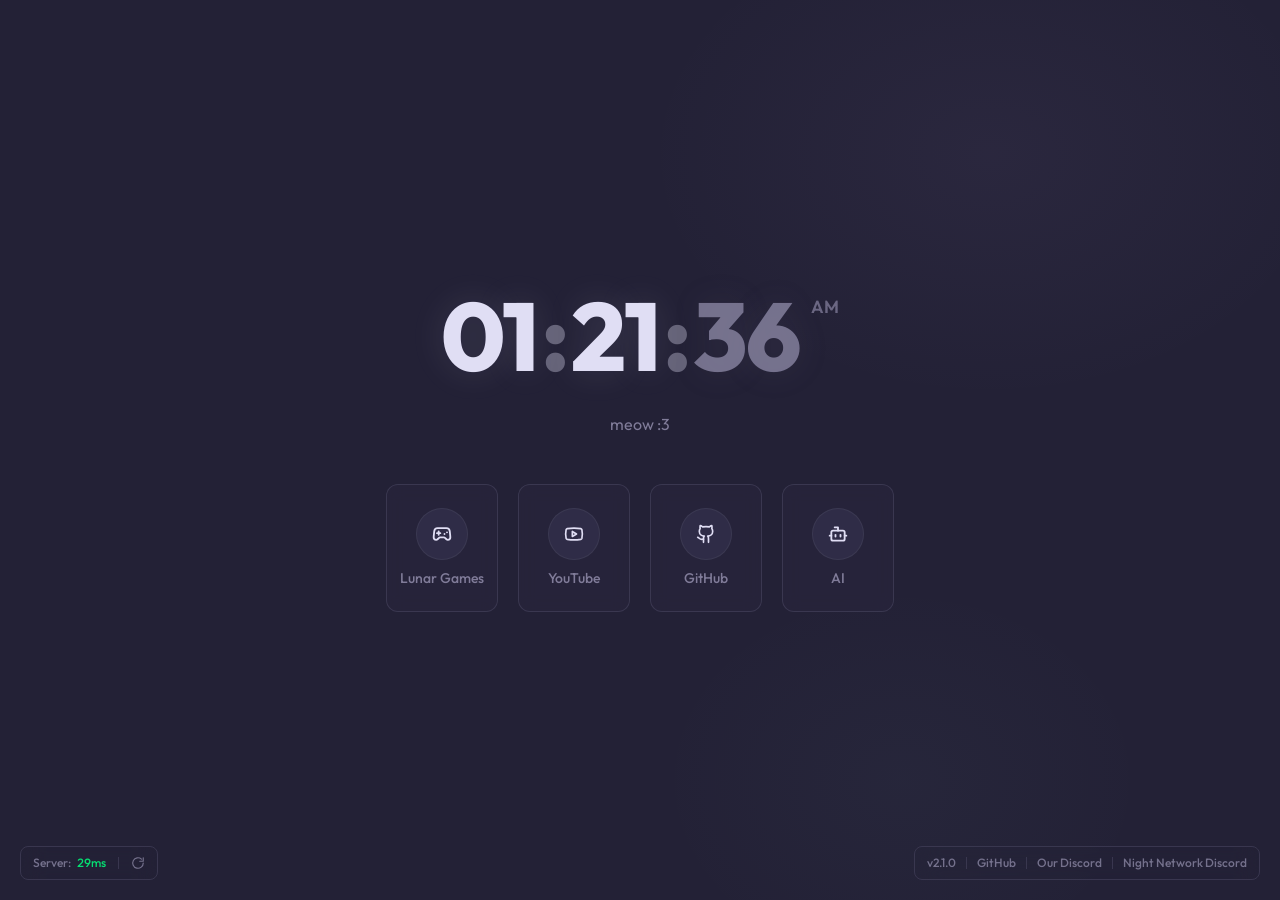
<file: new.html>
<!DOCTYPE html><html lang="en" data-astro-cid-h4ugnbzq> <head><meta charset="UTF-8"><title>New Tab</title><meta name="viewport" content="width=device-width, initial-scale=1"><meta name="generator" content="Astro v6.1.1"><link rel="stylesheet" href="./_astro/main.CuGSg2P9.css">
<style>.shortcut-card[data-astro-cid-a2zmohh6]{transition:all .3s}.shortcut-card[data-astro-cid-a2zmohh6]:hover{opacity:.9}@keyframes drift1{0%{transform:translate(-55%) translateY(0)}to{transform:translate(-45%) translateY(30px)}}@keyframes drift2{0%{transform:translateY(0)}to{transform:translateY(-25px)}}
</style><script type="module" src="./_astro/page.DRdgb3HH.js"></script></head> <body class="font-linux bg-background text-text-header relative flex h-screen w-screen flex-col items-center justify-center overflow-hidden" data-astro-cid-h4ugnbzq> <div class="pointer-events-none absolute inset-0 z-0 overflow-hidden" data-astro-cid-h4ugnbzq> <div class="absolute -top-24 left-1/2 h-[500px] w-[700px] rounded-full opacity-[0.13]" style="background: radial-gradient(ellipse, rgba(var(--accent-rgb), 0.35) 0%, transparent 70%); animation: drift1 12s ease-in-out infinite alternate;" data-astro-cid-h4ugnbzq></div> <div class="absolute right-[10%] -bottom-20 h-[400px] w-[500px] opacity-[0.08]" style="background: radial-gradient(ellipse, rgba(156, 207, 216, 0.35) 0%, transparent 70%); animation: drift2 15s ease-in-out infinite alternate;" data-astro-cid-h4ugnbzq></div> </div> <div class="relative z-10 flex flex-col items-center space-y-7" data-astro-cid-h4ugnbzq> <div id="clock" class="flex items-baseline space-x-1 select-none" data-astro-cid-h4ugnbzq> <span id="hours" class="text-[clamp(2.75rem,9vw,6rem)] leading-none font-extrabold tracking-tight text-text-header" style="text-shadow: 0 0 35px rgba(224, 222, 244, 0.12);" data-astro-cid-h4ugnbzq>12</span> <span class="text-[clamp(2.75rem,9vw,6rem)] leading-none font-extrabold tracking-tight opacity-35" data-astro-cid-h4ugnbzq>:</span> <span id="minutes" class="text-[clamp(2.75rem,9vw,6rem)] leading-none font-extrabold tracking-tight text-text-header" style="text-shadow: 0 0 35px rgba(224, 222, 244, 0.12);" data-astro-cid-h4ugnbzq>59</span> <span class="text-[clamp(2.75rem,9vw,6rem)] leading-none font-extrabold tracking-tight opacity-35" data-astro-cid-h4ugnbzq>:</span> <span id="seconds" class="text-[clamp(2.75rem,9vw,6rem)] leading-none font-extrabold tracking-tight text-text-secondary/75" style="text-shadow: 0 0 35px rgba(144, 140, 170, 0.1);" data-astro-cid-h4ugnbzq>48</span> <span id="ampm" class="text-text-secondary/65 mt-1.5 ml-2 self-start text-[clamp(0.75rem,2.2vw,1.1rem)] font-semibold" data-astro-cid-h4ugnbzq>AM</span> </div> <div class="max-w-lg px-6 text-center" data-astro-cid-h4ugnbzq> <span class="text-text-secondary/85 text-base font-normal" data-astro-cid-h4ugnbzq> meow :3 </span> </div> </div> <div class="relative mt-12 flex w-full max-w-4xl flex-row items-center justify-center gap-5 px-3" data-astro-cid-a2zmohh6> <a data-short="/gkm" class="shortcut-card group relative flex h-32 w-28 cursor-pointer flex-col items-center justify-center space-y-2 rounded-xl border border-border-default/70 bg-background-overlay/50 p-3 backdrop-blur-sm transition-all duration-300 hover:-translate-y-0.5" data-astro-cid-a2zmohh6> <div class="flex h-13 w-13 items-center justify-center rounded-full border border-border-default/60 bg-background-disabled/55 transition-colors" data-astro-cid-a2zmohh6> <i data-lucide="gamepad-2" style="color: var(--text-header);" class="h-5 w-5 transition-colors" data-astro-cid-a2zmohh6></i> </div> <p class="text-text-secondary/85 group-hover:text-text-header text-center text-sm font-medium transition-colors" data-astro-cid-a2zmohh6> Lunar Games </p> </a><a data-short="https://youtube.com" class="shortcut-card group relative flex h-32 w-28 cursor-pointer flex-col items-center justify-center space-y-2 rounded-xl border border-border-default/70 bg-background-overlay/50 p-3 backdrop-blur-sm transition-all duration-300 hover:-translate-y-0.5" data-astro-cid-a2zmohh6> <div class="flex h-13 w-13 items-center justify-center rounded-full border border-border-default/60 bg-background-disabled/55 transition-colors" data-astro-cid-a2zmohh6> <svg xmlns="http://www.w3.org/2000/svg" width="24" height="24" viewBox="0 0 24 24" fill="none" stroke="currentColor" stroke-width="2" stroke-linecap="round" stroke-linejoin="round" style="color: var(--text-header)" class="h-5 w-5 transition-colors"><path d="M2.5 17a24.12 24.12 0 0 1 0-10 2 2 0 0 1 1.4-1.4 49.56 49.56 0 0 1 16.2 0A2 2 0 0 1 21.5 7a24.12 24.12 0 0 1 0 10 2 2 0 0 1-1.4 1.4 49.55 49.55 0 0 1-16.2 0A2 2 0 0 1 2.5 17"></path><path d="m10 15 5-3-5-3z"></path></svg> </div> <p class="text-text-secondary/85 group-hover:text-text-header text-center text-sm font-medium transition-colors" data-astro-cid-a2zmohh6> YouTube </p> </a><a data-short="https://github.com" class="shortcut-card group relative flex h-32 w-28 cursor-pointer flex-col items-center justify-center space-y-2 rounded-xl border border-border-default/70 bg-background-overlay/50 p-3 backdrop-blur-sm transition-all duration-300 hover:-translate-y-0.5" data-astro-cid-a2zmohh6> <div class="flex h-13 w-13 items-center justify-center rounded-full border border-border-default/60 bg-background-disabled/55 transition-colors" data-astro-cid-a2zmohh6> <svg xmlns="http://www.w3.org/2000/svg" width="24" height="24" viewBox="0 0 24 24" fill="none" stroke="currentColor" stroke-width="2" stroke-linecap="round" stroke-linejoin="round" style="color: var(--text-header)" class="h-5 w-5 transition-colors"><path d="M15 22v-4a4.8 4.8 0 0 0-1-3.5c3 0 6-2 6-5.5.08-1.25-.27-2.48-1-3.5.28-1.15.28-2.35 0-3.5 0 0-1 0-3 1.5-2.64-.5-5.36-.5-8 0C6 2 5 2 5 2c-.3 1.15-.3 2.35 0 3.5A5.403 5.403 0 0 0 4 9c0 3.5 3 5.5 6 5.5-.39.49-.68 1.05-.85 1.65-.17.6-.22 1.23-.15 1.85v4"></path><path d="M9 18c-4.51 2-5-2-7-2"></path></svg> </div> <p class="text-text-secondary/85 group-hover:text-text-header text-center text-sm font-medium transition-colors" data-astro-cid-a2zmohh6> GitHub </p> </a><a data-short="https://chatgpt.com" class="shortcut-card group relative flex h-32 w-28 cursor-pointer flex-col items-center justify-center space-y-2 rounded-xl border border-border-default/70 bg-background-overlay/50 p-3 backdrop-blur-sm transition-all duration-300 hover:-translate-y-0.5" data-astro-cid-a2zmohh6> <div class="flex h-13 w-13 items-center justify-center rounded-full border border-border-default/60 bg-background-disabled/55 transition-colors" data-astro-cid-a2zmohh6> <i data-lucide="bot" style="color: var(--text-header);" class="h-5 w-5 transition-colors" data-astro-cid-a2zmohh6></i> </div> <p class="text-text-secondary/85 group-hover:text-text-header text-center text-sm font-medium transition-colors" data-astro-cid-a2zmohh6> AI </p> </a> </div>  <script type="module">document.addEventListener("DOMContentLoaded",()=>{document.querySelectorAll("[data-short]").forEach(n=>{n.addEventListener("click",async o=>{const t=n.getAttribute("data-short"),e=window.parent.document.body.shadowRoot?.querySelector("#urlbar");if(t==="/gkm"){if(o.preventDefault(),!e)return;e.value="lunar://games",e.dispatchEvent(new KeyboardEvent("keydown",{key:"Enter"}));return}if(t){if(o.preventDefault(),!e)return;e.value=t,e.dispatchEvent(new KeyboardEvent("keydown",{key:"Enter"}))}})})});</script> <script type="module" src="./_astro/lucide.astro_astro_type_script_index_0_lang.DEaPrYpl.js"></script> <div class="bg-panel/88 border-border-default/70 fixed right-5 bottom-5 z-50 flex items-center gap-2.5 rounded-lg border px-3 py-2 backdrop-blur-md" data-astro-cid-h4ugnbzq> <span class="text-text-secondary/75 text-xs font-medium" data-astro-cid-h4ugnbzq>v2.1.0</span> <span class="bg-border-default/70 h-3 w-px" data-astro-cid-h4ugnbzq></span> <a href="https://github.com/Lunar-Proxy/lunar-v2" target="_blank" class="text-text-secondary/75 hover:text-text-header text-xs font-medium transition-colors" data-astro-cid-h4ugnbzq>
GitHub
</a> <span class="bg-border-default/70 h-3 w-px" data-astro-cid-h4ugnbzq></span> <a href="https://discord.gg/fuPtWjYuf8" target="_blank" class="text-text-secondary/75 hover:text-text-header text-xs font-medium transition-colors" data-astro-cid-h4ugnbzq>
Our Discord
</a> <span class="bg-border-default/70 h-3 w-px" data-astro-cid-h4ugnbzq></span> <a href="https://discord.gg/fuPtWjYuf8" target="_blank" class="text-text-secondary/75 hover:text-text-header text-xs font-medium transition-colors" data-astro-cid-h4ugnbzq>
Night Network Discord
</a> </div> <div class="bg-panel/88 border-border-default/70 fixed bottom-5 left-5 z-50 flex items-center gap-3 rounded-lg border px-3 py-2 backdrop-blur-md" data-astro-cid-h4ugnbzq> <span id="sl" class="text-text-secondary/75 text-xs font-medium tabular-nums" data-astro-cid-h4ugnbzq>...</span> <div class="bg-border-default/70 h-3 w-px" data-astro-cid-h4ugnbzq></div> <button id="refresh" class="text-text-secondary/75 hover:text-text-header transition-all duration-300 hover:rotate-180 focus:outline-none" data-astro-cid-h4ugnbzq> <svg xmlns="http://www.w3.org/2000/svg" class="h-3.5 w-3.5" fill="none" viewBox="0 0 24 24" stroke="currentColor" stroke-width="2" data-astro-cid-h4ugnbzq> <path stroke-linecap="round" stroke-linejoin="round" d="M21 12a9 9 0 11-3-6.708M21 3v6h-6" data-astro-cid-h4ugnbzq></path> </svg> </button> </div> <script type="module">document.addEventListener("DOMContentLoaded",()=>{const r=document.getElementById("hours"),a=document.getElementById("minutes"),l=document.getElementById("seconds"),i=document.getElementById("ampm"),c=document.getElementById("sl"),n=document.getElementById("refresh");let s=null,o=null;function d(){const t=new Date;let e=t.getHours();const p=t.getMinutes(),y=t.getSeconds(),E=e>=12?"PM":"AM";e=e%12||12,r&&(r.textContent=e.toString().padStart(2,"0")),a&&(a.textContent=p.toString().padStart(2,"0")),l&&(l.textContent=y.toString().padStart(2,"0")),i&&(i.textContent=E)}async function f(t){const e=performance.now();try{return await fetch(t,{method:"HEAD",cache:"no-cache"}),{ok:!0,latency:Math.round(performance.now()-e)}}catch{return{ok:!1,latency:0}}}async function u(){if(!c)return;c.textContent="Pinging...";const t=await f(window.location.origin);if(t.ok){const e=t.latency>=300?"text-red-500":t.latency>=100?"text-yellow-400":"text-green-400";c.innerHTML=`Server: <span class="${e} ml-1">${t.latency}ms</span>`}else c.textContent="Offline"}function m(){n&&(n.classList.add("animate-spin"),u().finally(()=>{o&&clearTimeout(o),o=setTimeout(()=>n.classList.remove("animate-spin"),800)}))}function g(){s&&clearInterval(s),o&&clearTimeout(o),n?.removeEventListener("click",m)}s=setInterval(d,1e3),d(),n?.addEventListener("click",m),u(),window.addEventListener("unload",g)});</script> </body> </html>
</file>
<file: _astro/main.CuGSg2P9.css>
@import "https://fonts.googleapis.com/css2?family=Outfit:wght@400;500;600;700;800&family=Prompt:wght@400;500;600;700;800&display=swap";@layer properties{@supports (((-webkit-hyphens:none)) and (not (margin-trim:inline))) or ((-moz-orient:inline) and (not (color:rgb(from red r g b)))){*,:before,:after,::backdrop{--tw-translate-x:0;--tw-translate-y:0;--tw-translate-z:0;--tw-rotate-x:initial;--tw-rotate-y:initial;--tw-rotate-z:initial;--tw-skew-x:initial;--tw-skew-y:initial;--tw-space-y-reverse:0;--tw-space-x-reverse:0;--tw-border-style:solid;--tw-gradient-position:initial;--tw-gradient-from:#0000;--tw-gradient-via:#0000;--tw-gradient-to:#0000;--tw-gradient-stops:initial;--tw-gradient-via-stops:initial;--tw-gradient-from-position:0%;--tw-gradient-via-position:50%;--tw-gradient-to-position:100%;--tw-leading:initial;--tw-font-weight:initial;--tw-tracking:initial;--tw-ordinal:initial;--tw-slashed-zero:initial;--tw-numeric-figure:initial;--tw-numeric-spacing:initial;--tw-numeric-fraction:initial;--tw-shadow:0 0 #0000;--tw-shadow-color:initial;--tw-shadow-alpha:100%;--tw-inset-shadow:0 0 #0000;--tw-inset-shadow-color:initial;--tw-inset-shadow-alpha:100%;--tw-ring-color:initial;--tw-ring-shadow:0 0 #0000;--tw-inset-ring-color:initial;--tw-inset-ring-shadow:0 0 #0000;--tw-ring-inset:initial;--tw-ring-offset-width:0px;--tw-ring-offset-color:#fff;--tw-ring-offset-shadow:0 0 #0000;--tw-outline-style:solid;--tw-blur:initial;--tw-brightness:initial;--tw-contrast:initial;--tw-grayscale:initial;--tw-hue-rotate:initial;--tw-invert:initial;--tw-opacity:initial;--tw-saturate:initial;--tw-sepia:initial;--tw-drop-shadow:initial;--tw-drop-shadow-color:initial;--tw-drop-shadow-alpha:100%;--tw-drop-shadow-size:initial;--tw-backdrop-blur:initial;--tw-backdrop-brightness:initial;--tw-backdrop-contrast:initial;--tw-backdrop-grayscale:initial;--tw-backdrop-hue-rotate:initial;--tw-backdrop-invert:initial;--tw-backdrop-opacity:initial;--tw-backdrop-saturate:initial;--tw-backdrop-sepia:initial;--tw-duration:initial;--tw-ease:initial;--tw-scale-x:1;--tw-scale-y:1;--tw-scale-z:1}}}@layer theme{:root,:host{--font-sans:ui-sans-serif, system-ui, sans-serif, "Apple Color Emoji", "Segoe UI Emoji", "Segoe UI Symbol", "Noto Color Emoji";--font-mono:ui-monospace, SFMono-Regular, Menlo, Monaco, Consolas, "Liberation Mono", "Courier New", monospace;--color-red-500:oklch(63.7% .237 25.331);--color-yellow-400:oklch(85.2% .199 91.936);--color-yellow-600:oklch(68.1% .162 75.834);--color-green-400:oklch(79.2% .209 151.711);--color-blue-400:oklch(70.7% .165 254.624);--color-blue-700:oklch(48.8% .243 264.376);--color-blue-800:oklch(42.4% .199 265.638);--color-blue-900:oklch(37.9% .146 265.522);--color-indigo-100:oklch(93% .034 272.788);--color-indigo-200:oklch(87% .065 274.039);--color-indigo-300:oklch(78.5% .115 274.713);--color-indigo-500:oklch(58.5% .233 277.117);--color-indigo-600:oklch(51.1% .262 276.966);--color-indigo-700:oklch(45.7% .24 277.023);--color-indigo-800:oklch(39.8% .195 277.366);--color-indigo-900:oklch(35.9% .144 278.697);--color-purple-700:oklch(49.6% .265 301.924);--color-purple-800:oklch(43.8% .218 303.724);--color-purple-900:oklch(38.1% .176 304.987);--color-pink-700:oklch(52.5% .223 3.958);--color-gray-900:oklch(21% .034 264.665);--color-black:#000;--color-white:#fff;--spacing:.25rem;--container-md:28rem;--container-lg:32rem;--container-2xl:42rem;--container-4xl:56rem;--container-5xl:64rem;--container-7xl:80rem;--text-xs:.75rem;--text-xs--line-height:calc(1 / .75);--text-sm:.875rem;--text-sm--line-height:calc(1.25 / .875);--text-base:1rem;--text-base--line-height:1.5;--text-lg:1.125rem;--text-lg--line-height:calc(1.75 / 1.125);--text-xl:1.25rem;--text-xl--line-height:calc(1.75 / 1.25);--text-2xl:1.5rem;--text-2xl--line-height:calc(2 / 1.5);--text-3xl:1.875rem;--text-3xl--line-height:1.2;--text-4xl:2.25rem;--text-4xl--line-height:calc(2.5 / 2.25);--text-6xl:3.75rem;--text-6xl--line-height:1;--font-weight-normal:400;--font-weight-medium:500;--font-weight-semibold:600;--font-weight-bold:700;--font-weight-extrabold:800;--tracking-tight:-.025em;--tracking-wide:.025em;--tracking-wider:.05em;--tracking-widest:.1em;--leading-relaxed:1.625;--radius-md:.375rem;--radius-lg:.5rem;--radius-xl:.75rem;--drop-shadow-lg:0 4px 4px #00000026;--ease-out:cubic-bezier(0, 0, .2, 1);--ease-in-out:cubic-bezier(.4, 0, .2, 1);--animate-spin:spin 1s linear 1;--blur-sm:8px;--blur-md:12px;--blur-xl:24px;--default-transition-duration:.15s;--default-transition-timing-function:cubic-bezier(.4, 0, .2, 1);--default-font-family:var(--font-sans);--default-mono-font-family:var(--font-mono);--font-linux:outfit, sans-serif;--color-background:var(--background);--color-background-overlay:var(--background-overlay);--color-background-disabled:var(--background-disabled);--color-border-default:var(--border);--color-text-header:var(--text-header);--color-text-secondary:var(--text-secondary);--color-accent:var(--accent)}}@layer base{*,:after,:before,::backdrop{box-sizing:border-box;border:0 solid;margin:0;padding:0}::file-selector-button{box-sizing:border-box;border:0 solid;margin:0;padding:0}html,:host{-webkit-text-size-adjust:100%;tab-size:4;line-height:1.5;font-family:var(--default-font-family,ui-sans-serif, system-ui, sans-serif, "Apple Color Emoji", "Segoe UI Emoji", "Segoe UI Symbol", "Noto Color Emoji");font-feature-settings:var(--default-font-feature-settings,normal);font-variation-settings:var(--default-font-variation-settings,normal);-webkit-tap-highlight-color:transparent}hr{height:0;color:inherit;border-top-width:1px}abbr:where([title]){-webkit-text-decoration:underline dotted;text-decoration:underline dotted}h1,h2,h3,h4,h5,h6{font-size:inherit;font-weight:inherit}a{color:inherit;-webkit-text-decoration:inherit;text-decoration:inherit}b,strong{font-weight:bolder}code,kbd,samp,pre{font-family:var(--default-mono-font-family,ui-monospace, SFMono-Regular, Menlo, Monaco, Consolas, "Liberation Mono", "Courier New", monospace);font-feature-settings:var(--default-mono-font-feature-settings,normal);font-variation-settings:var(--default-mono-font-variation-settings,normal);font-size:1em}small{font-size:80%}sub,sup{vertical-align:baseline;font-size:75%;line-height:0;position:relative}sub{bottom:-.25em}sup{top:-.5em}table{text-indent:0;border-color:inherit;border-collapse:collapse}:-moz-focusring{outline:auto}progress{vertical-align:baseline}summary{display:list-item}ol,ul,menu{list-style:none}img,svg,video,canvas,audio,iframe,embed,object{vertical-align:middle;display:block}img,video{max-width:100%;height:auto}button,input,select,optgroup,textarea{font:inherit;font-feature-settings:inherit;font-variation-settings:inherit;letter-spacing:inherit;color:inherit;opacity:1;background-color:#0000;border-radius:0}::file-selector-button{font:inherit;font-feature-settings:inherit;font-variation-settings:inherit;letter-spacing:inherit;color:inherit;opacity:1;background-color:#0000;border-radius:0}:where(select:is([multiple],[size])) optgroup{font-weight:bolder}:where(select:is([multiple],[size])) optgroup option{padding-inline-start:20px}::file-selector-button{margin-inline-end:4px}::placeholder{opacity:1}@supports (not ((-webkit-appearance:-apple-pay-button))) or (contain-intrinsic-size:1px){::placeholder{color:currentColor}@supports (color:color-mix(in lab,red,red)){::placeholder{color:color-mix(in oklab,currentcolor 50%,transparent)}}}textarea{resize:vertical}::-webkit-search-decoration{-webkit-appearance:none}::-webkit-date-and-time-value{min-height:1lh;text-align:inherit}::-webkit-datetime-edit{display:inline-flex}::-webkit-datetime-edit-fields-wrapper{padding:0}::-webkit-datetime-edit{padding-block:0}::-webkit-datetime-edit-year-field{padding-block:0}::-webkit-datetime-edit-month-field{padding-block:0}::-webkit-datetime-edit-day-field{padding-block:0}::-webkit-datetime-edit-hour-field{padding-block:0}::-webkit-datetime-edit-minute-field{padding-block:0}::-webkit-datetime-edit-second-field{padding-block:0}::-webkit-datetime-edit-millisecond-field{padding-block:0}::-webkit-datetime-edit-meridiem-field{padding-block:0}::-webkit-calendar-picker-indicator{line-height:1}:-moz-ui-invalid{box-shadow:none}button,input:where([type=button],[type=reset],[type=submit]){appearance:button}::file-selector-button{appearance:button}::-webkit-inner-spin-button{height:auto}::-webkit-outer-spin-button{height:auto}[hidden]:where(:not([hidden=until-found])){display:none!important}:root{--background:#232136;--background-overlay:#2a273f;--border:#44415a;--text-header:#e0def4;--text-secondary:#908caa;--background-disabled:#393552;--accent:#c4a7e7;--accent-light:#9ccfd8;--accent-dark:#3e8fb0;--background-rgb:35, 33, 54;--background-overlay-rgb:42, 39, 63;--accent-rgb:196, 167, 231;--background-disabled-rgb:57, 53, 82}html{font-family:var(--font-sans);background-color:var(--background);color:var(--text-secondary)}h1,h2,h3,h4,h5,h6{font-family:var(--font-accent);color:var(--text-header)}body{background-color:var(--color-background)}}@layer components{.lucide{stroke-width:2.2px;stroke-linecap:round;stroke-linejoin:round;vector-effect:non-scaling-stroke;shape-rendering:geometricprecision;vertical-align:middle;flex-shrink:0;width:1.2em;height:1.2em;display:inline-block}.toggle{background:var(--background-overlay);cursor:pointer;border:1px solid var(--border);border-radius:11px;width:40px;height:22px;position:relative}.toggle:after{content:"";background:var(--text-secondary);border-radius:50%;width:16px;height:16px;transition:all .15s;position:absolute;top:2px;left:2px}.toggle.active{background:var(--accent);border-color:var(--accent)}.toggle.active:after{background:var(--text-header);left:20px}.toast{animation:.2s toast}#clock,#hours,#minutes,#seconds{font-family:var(--font-linux),sans-serif!important}}@layer utilities{.pointer-events-auto{pointer-events:auto}.pointer-events-none{pointer-events:none}.visible{visibility:visible}.absolute{position:absolute}.fixed{position:fixed}.relative{position:relative}.static{position:static}.sticky{position:sticky}.inset-0{inset:calc(var(--spacing)*0)}.start{inset-inline-start:var(--spacing)}.end{inset-inline-end:var(--spacing)}.-top-1{top:calc(var(--spacing)*-1)}.-top-24{top:calc(var(--spacing)*-24)}.top-1\.5{top:calc(var(--spacing)*1.5)}.top-1\/2{top:50%}.top-2{top:calc(var(--spacing)*2)}.top-6{top:calc(var(--spacing)*6)}.top-full{top:100%}.-right-1{right:calc(var(--spacing)*-1)}.right-0{right:calc(var(--spacing)*0)}.right-1{right:calc(var(--spacing)*1)}.right-1\.5{right:calc(var(--spacing)*1.5)}.right-2{right:calc(var(--spacing)*2)}.right-3{right:calc(var(--spacing)*3)}.right-5{right:calc(var(--spacing)*5)}.right-6{right:calc(var(--spacing)*6)}.right-\[10\%\]{right:10%}.-bottom-20{bottom:calc(var(--spacing)*-20)}.bottom-0{bottom:calc(var(--spacing)*0)}.bottom-5{bottom:calc(var(--spacing)*5)}.bottom-6{bottom:calc(var(--spacing)*6)}.left-0{left:calc(var(--spacing)*0)}.left-1\.5{left:calc(var(--spacing)*1.5)}.left-1\/2{left:50%}.left-2\.5{left:calc(var(--spacing)*2.5)}.left-5{left:calc(var(--spacing)*5)}.z-0{z-index:0}.z-10{z-index:10}.z-50{z-index:50}.m-0{margin:calc(var(--spacing)*0)}.mx-0\.5{margin-inline:calc(var(--spacing)*.5)}.mx-auto{margin-inline:auto}.-mt-px{margin-top:-1px}.mt-0{margin-top:calc(var(--spacing)*0)}.mt-1\.5{margin-top:calc(var(--spacing)*1.5)}.mt-2\.5{margin-top:calc(var(--spacing)*2.5)}.mt-12{margin-top:calc(var(--spacing)*12)}.mt-auto{margin-top:auto}.mb-0\.5{margin-bottom:calc(var(--spacing)*.5)}.mb-1{margin-bottom:calc(var(--spacing)*1)}.mb-1\.5{margin-bottom:calc(var(--spacing)*1.5)}.mb-2{margin-bottom:calc(var(--spacing)*2)}.mb-2\.5{margin-bottom:calc(var(--spacing)*2.5)}.mb-3{margin-bottom:calc(var(--spacing)*3)}.mb-4{margin-bottom:calc(var(--spacing)*4)}.mb-6{margin-bottom:calc(var(--spacing)*6)}.mb-8{margin-bottom:calc(var(--spacing)*8)}.mb-10{margin-bottom:calc(var(--spacing)*10)}.ml-1{margin-left:calc(var(--spacing)*1)}.ml-2{margin-left:calc(var(--spacing)*2)}.ml-auto{margin-left:auto}.line-clamp-2{-webkit-line-clamp:2;-webkit-box-orient:vertical;display:-webkit-box;overflow:hidden}.block{display:block}.contents{display:contents}.flex{display:flex}.grid{display:grid}.hidden{display:none}.inline-block{display:inline-block}.h-0\.5{height:calc(var(--spacing)*.5)}.h-3{height:calc(var(--spacing)*3)}.h-3\.5{height:calc(var(--spacing)*3.5)}.h-4{height:calc(var(--spacing)*4)}.h-5{height:calc(var(--spacing)*5)}.h-6{height:calc(var(--spacing)*6)}.h-7{height:calc(var(--spacing)*7)}.h-8{height:calc(var(--spacing)*8)}.h-9{height:calc(var(--spacing)*9)}.h-10{height:calc(var(--spacing)*10)}.h-11{height:calc(var(--spacing)*11)}.h-13{height:calc(var(--spacing)*13)}.h-28{height:calc(var(--spacing)*28)}.h-32{height:calc(var(--spacing)*32)}.h-36{height:calc(var(--spacing)*36)}.h-40{height:calc(var(--spacing)*40)}.h-\[34px\]{height:34px}.h-\[400px\]{height:400px}.h-\[500px\]{height:500px}.h-full{height:100%}.h-screen{height:100vh}.min-h-screen{min-height:100vh}.w-3{width:calc(var(--spacing)*3)}.w-3\.5{width:calc(var(--spacing)*3.5)}.w-4{width:calc(var(--spacing)*4)}.w-5{width:calc(var(--spacing)*5)}.w-6{width:calc(var(--spacing)*6)}.w-7{width:calc(var(--spacing)*7)}.w-8{width:calc(var(--spacing)*8)}.w-10{width:calc(var(--spacing)*10)}.w-13{width:calc(var(--spacing)*13)}.w-28{width:calc(var(--spacing)*28)}.w-48{width:calc(var(--spacing)*48)}.w-64{width:calc(var(--spacing)*64)}.w-\[500px\]{width:500px}.w-\[700px\]{width:700px}.w-full{width:100%}.w-px{width:1px}.w-screen{width:100vw}.max-w-2xl{max-width:var(--container-2xl)}.max-w-4xl{max-width:var(--container-4xl)}.max-w-5xl{max-width:var(--container-5xl)}.max-w-7xl{max-width:var(--container-7xl)}.max-w-\[220px\]{max-width:220px}.max-w-lg{max-width:var(--container-lg)}.max-w-md{max-width:var(--container-md)}.min-w-0{min-width:calc(var(--spacing)*0)}.min-w-60{min-width:calc(var(--spacing)*60)}.min-w-\[160px\]{min-width:160px}.flex-1{flex:1}.flex-shrink{flex-shrink:1}.shrink-0{flex-shrink:0}.-translate-y-1\/2{--tw-translate-y:-50%;translate:var(--tw-translate-x) var(--tw-translate-y)}.translate-y-0{--tw-translate-y:calc(var(--spacing) * 0);translate:var(--tw-translate-x) var(--tw-translate-y)}.translate-y-full{--tw-translate-y:100%;translate:var(--tw-translate-x) var(--tw-translate-y)}.transform{transform:var(--tw-rotate-x,) var(--tw-rotate-y,) var(--tw-rotate-z,) var(--tw-skew-x,) var(--tw-skew-y,)}.animate-spin{animation:var(--animate-spin)}.cursor-pointer{cursor:pointer}.resize{resize:both}.grid-cols-1{grid-template-columns:repeat(1,minmax(0,1fr))}.grid-cols-2{grid-template-columns:repeat(2,minmax(0,1fr))}.grid-cols-4{grid-template-columns:repeat(4,minmax(0,1fr))}.flex-col{flex-direction:column}.flex-row{flex-direction:row}.flex-nowrap{flex-wrap:nowrap}.flex-wrap{flex-wrap:wrap}.items-baseline{align-items:baseline}.items-center{align-items:center}.items-end{align-items:flex-end}.justify-between{justify-content:space-between}.justify-center{justify-content:center}.justify-end{justify-content:flex-end}.gap-0\.5{gap:calc(var(--spacing)*.5)}.gap-1{gap:calc(var(--spacing)*1)}.gap-1\.5{gap:calc(var(--spacing)*1.5)}.gap-2{gap:calc(var(--spacing)*2)}.gap-2\.5{gap:calc(var(--spacing)*2.5)}.gap-3{gap:calc(var(--spacing)*3)}.gap-4{gap:calc(var(--spacing)*4)}.gap-5{gap:calc(var(--spacing)*5)}.gap-8{gap:calc(var(--spacing)*8)}:where(.space-y-1>:not(:last-child)){--tw-space-y-reverse:0;margin-block-start:calc(calc(var(--spacing)*1)*var(--tw-space-y-reverse));margin-block-end:calc(calc(var(--spacing)*1)*calc(1 - var(--tw-space-y-reverse)))}:where(.space-y-1\.5>:not(:last-child)){--tw-space-y-reverse:0;margin-block-start:calc(calc(var(--spacing)*1.5)*var(--tw-space-y-reverse));margin-block-end:calc(calc(var(--spacing)*1.5)*calc(1 - var(--tw-space-y-reverse)))}:where(.space-y-2>:not(:last-child)){--tw-space-y-reverse:0;margin-block-start:calc(calc(var(--spacing)*2)*var(--tw-space-y-reverse));margin-block-end:calc(calc(var(--spacing)*2)*calc(1 - var(--tw-space-y-reverse)))}:where(.space-y-2\.5>:not(:last-child)){--tw-space-y-reverse:0;margin-block-start:calc(calc(var(--spacing)*2.5)*var(--tw-space-y-reverse));margin-block-end:calc(calc(var(--spacing)*2.5)*calc(1 - var(--tw-space-y-reverse)))}:where(.space-y-3>:not(:last-child)){--tw-space-y-reverse:0;margin-block-start:calc(calc(var(--spacing)*3)*var(--tw-space-y-reverse));margin-block-end:calc(calc(var(--spacing)*3)*calc(1 - var(--tw-space-y-reverse)))}:where(.space-y-7>:not(:last-child)){--tw-space-y-reverse:0;margin-block-start:calc(calc(var(--spacing)*7)*var(--tw-space-y-reverse));margin-block-end:calc(calc(var(--spacing)*7)*calc(1 - var(--tw-space-y-reverse)))}:where(.space-y-8>:not(:last-child)){--tw-space-y-reverse:0;margin-block-start:calc(calc(var(--spacing)*8)*var(--tw-space-y-reverse));margin-block-end:calc(calc(var(--spacing)*8)*calc(1 - var(--tw-space-y-reverse)))}:where(.space-x-1>:not(:last-child)){--tw-space-x-reverse:0;margin-inline-start:calc(calc(var(--spacing)*1)*var(--tw-space-x-reverse));margin-inline-end:calc(calc(var(--spacing)*1)*calc(1 - var(--tw-space-x-reverse)))}:where(.space-x-3>:not(:last-child)){--tw-space-x-reverse:0;margin-inline-start:calc(calc(var(--spacing)*3)*var(--tw-space-x-reverse));margin-inline-end:calc(calc(var(--spacing)*3)*calc(1 - var(--tw-space-x-reverse)))}.self-start{align-self:flex-start}.truncate{text-overflow:ellipsis;white-space:nowrap;overflow:hidden}.overflow-hidden{overflow:hidden}.overflow-x-auto{overflow-x:auto}.overflow-y-auto{overflow-y:auto}.rounded{border-radius:.25rem}.rounded-full{border-radius:3.40282e38px}.rounded-lg{border-radius:var(--radius-lg)}.rounded-md{border-radius:var(--radius-md)}.rounded-xl{border-radius:var(--radius-xl)}.rounded-t-lg{border-top-left-radius:var(--radius-lg);border-top-right-radius:var(--radius-lg)}.rounded-b-lg{border-bottom-right-radius:var(--radius-lg);border-bottom-left-radius:var(--radius-lg)}.rounded-b-xl{border-bottom-right-radius:var(--radius-xl);border-bottom-left-radius:var(--radius-xl)}.border{border-style:var(--tw-border-style);border-width:1px}.border-x{border-inline-style:var(--tw-border-style);border-inline-width:1px}.border-t{border-top-style:var(--tw-border-style);border-top-width:1px}.border-t-0{border-top-style:var(--tw-border-style);border-top-width:0}.border-b{border-bottom-style:var(--tw-border-style);border-bottom-width:1px}.border-b-0{border-bottom-style:var(--tw-border-style);border-bottom-width:0}.border-\[color\:var\(--accent\)\],.border-\[color\:var\(--accent\)\]\/50{border-color:var(--accent)}@supports (color:color-mix(in lab,red,red)){.border-\[color\:var\(--accent\)\]\/50{border-color:color-mix(in oklab,var(--accent) 50%,transparent)}}.border-\[color\:var\(--border\)\]{border-color:var(--border)}.border-border-default,.border-border-default\/55{border-color:var(--color-border-default)}@supports (color:color-mix(in lab,red,red)){.border-border-default\/55{border-color:color-mix(in oklab,var(--color-border-default) 55%,transparent)}}.border-border-default\/60{border-color:var(--color-border-default)}@supports (color:color-mix(in lab,red,red)){.border-border-default\/60{border-color:color-mix(in oklab,var(--color-border-default) 60%,transparent)}}.border-border-default\/65{border-color:var(--color-border-default)}@supports (color:color-mix(in lab,red,red)){.border-border-default\/65{border-color:color-mix(in oklab,var(--color-border-default) 65%,transparent)}}.border-border-default\/70{border-color:var(--color-border-default)}@supports (color:color-mix(in lab,red,red)){.border-border-default\/70{border-color:color-mix(in oklab,var(--color-border-default) 70%,transparent)}}.border-border-default\/75{border-color:var(--color-border-default)}@supports (color:color-mix(in lab,red,red)){.border-border-default\/75{border-color:color-mix(in oklab,var(--color-border-default) 75%,transparent)}}.border-border-default\/90{border-color:var(--color-border-default)}@supports (color:color-mix(in lab,red,red)){.border-border-default\/90{border-color:color-mix(in oklab,var(--color-border-default) 90%,transparent)}}.border-white\/5{border-color:#ffffff0d}@supports (color:color-mix(in lab,red,red)){.border-white\/5{border-color:color-mix(in oklab,var(--color-white) 5%,transparent)}}.border-white\/10{border-color:#ffffff1a}@supports (color:color-mix(in lab,red,red)){.border-white\/10{border-color:color-mix(in oklab,var(--color-white) 10%,transparent)}}.bg-\[color\:var\(--accent\)\]\/10{background-color:var(--accent)}@supports (color:color-mix(in lab,red,red)){.bg-\[color\:var\(--accent\)\]\/10{background-color:color-mix(in oklab,var(--accent) 10%,transparent)}}.bg-\[color\:var\(--accent\)\]\/15{background-color:var(--accent)}@supports (color:color-mix(in lab,red,red)){.bg-\[color\:var\(--accent\)\]\/15{background-color:color-mix(in oklab,var(--accent) 15%,transparent)}}.bg-\[color\:var\(--accent-light\)\]\/90{background-color:var(--accent-light)}@supports (color:color-mix(in lab,red,red)){.bg-\[color\:var\(--accent-light\)\]\/90{background-color:color-mix(in oklab,var(--accent-light) 90%,transparent)}}.bg-\[color\:var\(--background\)\]{background-color:var(--background)}.bg-\[color\:var\(--background-overlay\)\],.bg-\[color\:var\(--background-overlay\)\]\/95{background-color:var(--background-overlay)}@supports (color:color-mix(in lab,red,red)){.bg-\[color\:var\(--background-overlay\)\]\/95{background-color:color-mix(in oklab,var(--background-overlay) 95%,transparent)}}.bg-accent{background-color:var(--color-accent)}.bg-background{background-color:var(--color-background)}.bg-background-disabled\/35{background-color:var(--color-background-disabled)}@supports (color:color-mix(in lab,red,red)){.bg-background-disabled\/35{background-color:color-mix(in oklab,var(--color-background-disabled) 35%,transparent)}}.bg-background-disabled\/55{background-color:var(--color-background-disabled)}@supports (color:color-mix(in lab,red,red)){.bg-background-disabled\/55{background-color:color-mix(in oklab,var(--color-background-disabled) 55%,transparent)}}.bg-background-disabled\/60{background-color:var(--color-background-disabled)}@supports (color:color-mix(in lab,red,red)){.bg-background-disabled\/60{background-color:color-mix(in oklab,var(--color-background-disabled) 60%,transparent)}}.bg-background-disabled\/85{background-color:var(--color-background-disabled)}@supports (color:color-mix(in lab,red,red)){.bg-background-disabled\/85{background-color:color-mix(in oklab,var(--color-background-disabled) 85%,transparent)}}.bg-background-overlay,.bg-background-overlay\/50{background-color:var(--color-background-overlay)}@supports (color:color-mix(in lab,red,red)){.bg-background-overlay\/50{background-color:color-mix(in oklab,var(--color-background-overlay) 50%,transparent)}}.bg-background-overlay\/60{background-color:var(--color-background-overlay)}@supports (color:color-mix(in lab,red,red)){.bg-background-overlay\/60{background-color:color-mix(in oklab,var(--color-background-overlay) 60%,transparent)}}.bg-background-overlay\/90{background-color:var(--color-background-overlay)}@supports (color:color-mix(in lab,red,red)){.bg-background-overlay\/90{background-color:color-mix(in oklab,var(--color-background-overlay) 90%,transparent)}}.bg-background\/50{background-color:var(--color-background)}@supports (color:color-mix(in lab,red,red)){.bg-background\/50{background-color:color-mix(in oklab,var(--color-background) 50%,transparent)}}.bg-background\/70{background-color:var(--color-background)}@supports (color:color-mix(in lab,red,red)){.bg-background\/70{background-color:color-mix(in oklab,var(--color-background) 70%,transparent)}}.bg-blue-700\/80{background-color:#1447e6cc}@supports (color:color-mix(in lab,red,red)){.bg-blue-700\/80{background-color:color-mix(in oklab,var(--color-blue-700) 80%,transparent)}}.bg-blue-800\/80{background-color:#193cb8cc}@supports (color:color-mix(in lab,red,red)){.bg-blue-800\/80{background-color:color-mix(in oklab,var(--color-blue-800) 80%,transparent)}}.bg-border-default\/70{background-color:var(--color-border-default)}@supports (color:color-mix(in lab,red,red)){.bg-border-default\/70{background-color:color-mix(in oklab,var(--color-border-default) 70%,transparent)}}.bg-indigo-600{background-color:var(--color-indigo-600)}.bg-indigo-700\/80{background-color:#432dd7cc}@supports (color:color-mix(in lab,red,red)){.bg-indigo-700\/80{background-color:color-mix(in oklab,var(--color-indigo-700) 80%,transparent)}}.bg-indigo-800\/80{background-color:#372aaccc}@supports (color:color-mix(in lab,red,red)){.bg-indigo-800\/80{background-color:color-mix(in oklab,var(--color-indigo-800) 80%,transparent)}}.bg-pink-700\/80{background-color:#c4005ccc}@supports (color:color-mix(in lab,red,red)){.bg-pink-700\/80{background-color:color-mix(in oklab,var(--color-pink-700) 80%,transparent)}}.bg-purple-700\/80{background-color:#8200dacc}@supports (color:color-mix(in lab,red,red)){.bg-purple-700\/80{background-color:color-mix(in oklab,var(--color-purple-700) 80%,transparent)}}.bg-purple-800\/80{background-color:#6e11b0cc}@supports (color:color-mix(in lab,red,red)){.bg-purple-800\/80{background-color:color-mix(in oklab,var(--color-purple-800) 80%,transparent)}}.bg-transparent{background-color:#0000}.bg-white{background-color:var(--color-white)}.bg-white\/5{background-color:#ffffff0d}@supports (color:color-mix(in lab,red,red)){.bg-white\/5{background-color:color-mix(in oklab,var(--color-white) 5%,transparent)}}.bg-white\/10{background-color:#ffffff1a}@supports (color:color-mix(in lab,red,red)){.bg-white\/10{background-color:color-mix(in oklab,var(--color-white) 10%,transparent)}}.bg-yellow-600\/80{background-color:#cd8900cc}@supports (color:color-mix(in lab,red,red)){.bg-yellow-600\/80{background-color:color-mix(in oklab,var(--color-yellow-600) 80%,transparent)}}.bg-gradient-to-br{--tw-gradient-position:to bottom right in oklab;background-image:linear-gradient(var(--tw-gradient-stops))}.bg-gradient-to-t{--tw-gradient-position:to top in oklab;background-image:linear-gradient(var(--tw-gradient-stops))}.from-black\/85{--tw-gradient-from:#000000d9}@supports (color:color-mix(in lab,red,red)){.from-black\/85{--tw-gradient-from:color-mix(in oklab, var(--color-black) 85%, transparent)}}.from-black\/85{--tw-gradient-stops:var(--tw-gradient-via-stops,var(--tw-gradient-position), var(--tw-gradient-from) var(--tw-gradient-from-position), var(--tw-gradient-to) var(--tw-gradient-to-position))}.from-black\/90{--tw-gradient-from:#000000e6}@supports (color:color-mix(in lab,red,red)){.from-black\/90{--tw-gradient-from:color-mix(in oklab, var(--color-black) 90%, transparent)}}.from-black\/90{--tw-gradient-stops:var(--tw-gradient-via-stops,var(--tw-gradient-position), var(--tw-gradient-from) var(--tw-gradient-from-position), var(--tw-gradient-to) var(--tw-gradient-to-position))}.from-indigo-900{--tw-gradient-from:var(--color-indigo-900);--tw-gradient-stops:var(--tw-gradient-via-stops,var(--tw-gradient-position), var(--tw-gradient-from) var(--tw-gradient-from-position), var(--tw-gradient-to) var(--tw-gradient-to-position))}.from-indigo-900\/80{--tw-gradient-from:#312c85cc}@supports (color:color-mix(in lab,red,red)){.from-indigo-900\/80{--tw-gradient-from:color-mix(in oklab, var(--color-indigo-900) 80%, transparent)}}.from-indigo-900\/80{--tw-gradient-stops:var(--tw-gradient-via-stops,var(--tw-gradient-position), var(--tw-gradient-from) var(--tw-gradient-from-position), var(--tw-gradient-to) var(--tw-gradient-to-position))}.via-black\/30{--tw-gradient-via:#0000004d}@supports (color:color-mix(in lab,red,red)){.via-black\/30{--tw-gradient-via:color-mix(in oklab, var(--color-black) 30%, transparent)}}.via-black\/30{--tw-gradient-via-stops:var(--tw-gradient-position), var(--tw-gradient-from) var(--tw-gradient-from-position), var(--tw-gradient-via) var(--tw-gradient-via-position), var(--tw-gradient-to) var(--tw-gradient-to-position);--tw-gradient-stops:var(--tw-gradient-via-stops)}.via-black\/40{--tw-gradient-via:#0006}@supports (color:color-mix(in lab,red,red)){.via-black\/40{--tw-gradient-via:color-mix(in oklab, var(--color-black) 40%, transparent)}}.via-black\/40{--tw-gradient-via-stops:var(--tw-gradient-position), var(--tw-gradient-from) var(--tw-gradient-from-position), var(--tw-gradient-via) var(--tw-gradient-via-position), var(--tw-gradient-to) var(--tw-gradient-to-position);--tw-gradient-stops:var(--tw-gradient-via-stops)}.via-blue-900{--tw-gradient-via:var(--color-blue-900);--tw-gradient-via-stops:var(--tw-gradient-position), var(--tw-gradient-from) var(--tw-gradient-from-position), var(--tw-gradient-via) var(--tw-gradient-via-position), var(--tw-gradient-to) var(--tw-gradient-to-position);--tw-gradient-stops:var(--tw-gradient-via-stops)}.to-purple-900{--tw-gradient-to:var(--color-purple-900);--tw-gradient-stops:var(--tw-gradient-via-stops,var(--tw-gradient-position), var(--tw-gradient-from) var(--tw-gradient-from-position), var(--tw-gradient-to) var(--tw-gradient-to-position))}.to-transparent{--tw-gradient-to:transparent;--tw-gradient-stops:var(--tw-gradient-via-stops,var(--tw-gradient-position), var(--tw-gradient-from) var(--tw-gradient-from-position), var(--tw-gradient-to) var(--tw-gradient-to-position))}.bg-cover{background-size:cover}.bg-center{background-position:50%}.p-0{padding:calc(var(--spacing)*0)}.p-0\.5{padding:calc(var(--spacing)*.5)}.p-2\.5{padding:calc(var(--spacing)*2.5)}.p-3{padding:calc(var(--spacing)*3)}.p-3\.5{padding:calc(var(--spacing)*3.5)}.p-4{padding:calc(var(--spacing)*4)}.p-5{padding:calc(var(--spacing)*5)}.p-6{padding:calc(var(--spacing)*6)}.p-10{padding:calc(var(--spacing)*10)}.px-1{padding-inline:calc(var(--spacing)*1)}.px-1\.5{padding-inline:calc(var(--spacing)*1.5)}.px-2{padding-inline:calc(var(--spacing)*2)}.px-3{padding-inline:calc(var(--spacing)*3)}.px-4{padding-inline:calc(var(--spacing)*4)}.px-6{padding-inline:calc(var(--spacing)*6)}.px-8{padding-inline:calc(var(--spacing)*8)}.py-0\.5{padding-block:calc(var(--spacing)*.5)}.py-1{padding-block:calc(var(--spacing)*1)}.py-1\.5{padding-block:calc(var(--spacing)*1.5)}.py-2{padding-block:calc(var(--spacing)*2)}.py-3{padding-block:calc(var(--spacing)*3)}.py-4{padding-block:calc(var(--spacing)*4)}.py-6{padding-block:calc(var(--spacing)*6)}.py-12{padding-block:calc(var(--spacing)*12)}.py-16{padding-block:calc(var(--spacing)*16)}.pt-1\.5{padding-top:calc(var(--spacing)*1.5)}.pt-3{padding-top:calc(var(--spacing)*3)}.pr-3{padding-right:calc(var(--spacing)*3)}.pr-7{padding-right:calc(var(--spacing)*7)}.pl-7{padding-left:calc(var(--spacing)*7)}.pl-9{padding-left:calc(var(--spacing)*9)}.text-center{text-align:center}.text-left{text-align:left}.font-linux{font-family:var(--font-linux)}.font-mono{font-family:var(--font-mono)}.font-sans{font-family:var(--font-sans)}.text-2xl{font-size:var(--text-2xl);line-height:var(--tw-leading,var(--text-2xl--line-height))}.text-3xl{font-size:var(--text-3xl);line-height:var(--tw-leading,var(--text-3xl--line-height))}.text-4xl{font-size:var(--text-4xl);line-height:var(--tw-leading,var(--text-4xl--line-height))}.text-base{font-size:var(--text-base);line-height:var(--tw-leading,var(--text-base--line-height))}.text-lg{font-size:var(--text-lg);line-height:var(--tw-leading,var(--text-lg--line-height))}.text-sm{font-size:var(--text-sm);line-height:var(--tw-leading,var(--text-sm--line-height))}.text-xl{font-size:var(--text-xl);line-height:var(--tw-leading,var(--text-xl--line-height))}.text-xs{font-size:var(--text-xs);line-height:var(--tw-leading,var(--text-xs--line-height))}.text-\[9px\]{font-size:9px}.text-\[10px\]{font-size:10px}.text-\[11px\]{font-size:11px}.text-\[12px\]{font-size:12px}.text-\[clamp\(0\.75rem\,2\.2vw\,1\.1rem\)\]{font-size:clamp(.75rem,2.2vw,1.1rem)}.text-\[clamp\(2\.75rem\,9vw\,6rem\)\]{font-size:clamp(2.75rem,9vw,6rem)}.leading-none{--tw-leading:1;line-height:1}.leading-relaxed{--tw-leading:var(--leading-relaxed);line-height:var(--leading-relaxed)}.font-bold{--tw-font-weight:var(--font-weight-bold);font-weight:var(--font-weight-bold)}.font-extrabold{--tw-font-weight:var(--font-weight-extrabold);font-weight:var(--font-weight-extrabold)}.font-medium{--tw-font-weight:var(--font-weight-medium);font-weight:var(--font-weight-medium)}.font-normal{--tw-font-weight:var(--font-weight-normal);font-weight:var(--font-weight-normal)}.font-semibold{--tw-font-weight:var(--font-weight-semibold);font-weight:var(--font-weight-semibold)}.tracking-tight{--tw-tracking:var(--tracking-tight);letter-spacing:var(--tracking-tight)}.tracking-wide{--tw-tracking:var(--tracking-wide);letter-spacing:var(--tracking-wide)}.tracking-wider{--tw-tracking:var(--tracking-wider);letter-spacing:var(--tracking-wider)}.tracking-widest{--tw-tracking:var(--tracking-widest);letter-spacing:var(--tracking-widest)}.text-\[color\:var\(--accent\)\]{color:var(--accent)}.text-\[color\:var\(--accent-dark\)\]{color:var(--accent-dark)}.text-\[color\:var\(--accent-light\)\],.text-\[color\:var\(--accent-light\)\]\/80{color:var(--accent-light)}@supports (color:color-mix(in lab,red,red)){.text-\[color\:var\(--accent-light\)\]\/80{color:color-mix(in oklab,var(--accent-light) 80%,transparent)}}.text-\[color\:var\(--text-header\)\]{color:var(--text-header)}.text-\[color\:var\(--text-secondary\)\]{color:var(--text-secondary)}.text-accent{color:var(--color-accent)}.text-blue-400{color:var(--color-blue-400)}.text-gray-900{color:var(--color-gray-900)}.text-green-400{color:var(--color-green-400)}.text-indigo-100{color:var(--color-indigo-100)}.text-indigo-200{color:var(--color-indigo-200)}.text-indigo-700{color:var(--color-indigo-700)}.text-red-500{color:var(--color-red-500)}.text-text-header,.text-text-header\/85{color:var(--color-text-header)}@supports (color:color-mix(in lab,red,red)){.text-text-header\/85{color:color-mix(in oklab,var(--color-text-header) 85%,transparent)}}.text-text-secondary,.text-text-secondary\/45{color:var(--color-text-secondary)}@supports (color:color-mix(in lab,red,red)){.text-text-secondary\/45{color:color-mix(in oklab,var(--color-text-secondary) 45%,transparent)}}.text-text-secondary\/65{color:var(--color-text-secondary)}@supports (color:color-mix(in lab,red,red)){.text-text-secondary\/65{color:color-mix(in oklab,var(--color-text-secondary) 65%,transparent)}}.text-text-secondary\/70{color:var(--color-text-secondary)}@supports (color:color-mix(in lab,red,red)){.text-text-secondary\/70{color:color-mix(in oklab,var(--color-text-secondary) 70%,transparent)}}.text-text-secondary\/75{color:var(--color-text-secondary)}@supports (color:color-mix(in lab,red,red)){.text-text-secondary\/75{color:color-mix(in oklab,var(--color-text-secondary) 75%,transparent)}}.text-text-secondary\/80{color:var(--color-text-secondary)}@supports (color:color-mix(in lab,red,red)){.text-text-secondary\/80{color:color-mix(in oklab,var(--color-text-secondary) 80%,transparent)}}.text-text-secondary\/85{color:var(--color-text-secondary)}@supports (color:color-mix(in lab,red,red)){.text-text-secondary\/85{color:color-mix(in oklab,var(--color-text-secondary) 85%,transparent)}}.text-text-secondary\/90{color:var(--color-text-secondary)}@supports (color:color-mix(in lab,red,red)){.text-text-secondary\/90{color:color-mix(in oklab,var(--color-text-secondary) 90%,transparent)}}.text-white{color:var(--color-white)}.text-yellow-400{color:var(--color-yellow-400)}.uppercase{text-transform:uppercase}.tabular-nums{--tw-numeric-spacing:tabular-nums;font-variant-numeric:var(--tw-ordinal,) var(--tw-slashed-zero,) var(--tw-numeric-figure,) var(--tw-numeric-spacing,) var(--tw-numeric-fraction,)}.caret-white{caret-color:var(--color-white)}.opacity-0{opacity:0}.opacity-35{opacity:.35}.opacity-60{opacity:.6}.opacity-70{opacity:.7}.opacity-100{opacity:1}.opacity-\[0\.08\]{opacity:.08}.opacity-\[0\.13\]{opacity:.13}.shadow{--tw-shadow:0 1px 3px 0 var(--tw-shadow-color,#0000001a), 0 1px 2px -1px var(--tw-shadow-color,#0000001a);box-shadow:var(--tw-inset-shadow),var(--tw-inset-ring-shadow),var(--tw-ring-offset-shadow),var(--tw-ring-shadow),var(--tw-shadow)}.shadow-2xl{--tw-shadow:0 25px 50px -12px var(--tw-shadow-color,#00000040);box-shadow:var(--tw-inset-shadow),var(--tw-inset-ring-shadow),var(--tw-ring-offset-shadow),var(--tw-ring-shadow),var(--tw-shadow)}.shadow-\[0_2px_12px_\#23213640\]{--tw-shadow:0 2px 12px var(--tw-shadow-color,#23213640);box-shadow:var(--tw-inset-shadow),var(--tw-inset-ring-shadow),var(--tw-ring-offset-shadow),var(--tw-ring-shadow),var(--tw-shadow)}.shadow-lg{--tw-shadow:0 10px 15px -3px var(--tw-shadow-color,#0000001a), 0 4px 6px -4px var(--tw-shadow-color,#0000001a);box-shadow:var(--tw-inset-shadow),var(--tw-inset-ring-shadow),var(--tw-ring-offset-shadow),var(--tw-ring-shadow),var(--tw-shadow)}.ring-2{--tw-ring-shadow:var(--tw-ring-inset,) 0 0 0 calc(2px + var(--tw-ring-offset-width)) var(--tw-ring-color,currentcolor);box-shadow:var(--tw-inset-shadow),var(--tw-inset-ring-shadow),var(--tw-ring-offset-shadow),var(--tw-ring-shadow),var(--tw-shadow)}.ring-\[color\:var\(--accent\)\]\/20{--tw-ring-color:var(--accent)}@supports (color:color-mix(in lab,red,red)){.ring-\[color\:var\(--accent\)\]\/20{--tw-ring-color:color-mix(in oklab, var(--accent) 20%, transparent)}}.outline{outline-style:var(--tw-outline-style);outline-width:1px}.blur{--tw-blur:blur(8px);filter:var(--tw-blur,) var(--tw-brightness,) var(--tw-contrast,) var(--tw-grayscale,) var(--tw-hue-rotate,) var(--tw-invert,) var(--tw-saturate,) var(--tw-sepia,) var(--tw-drop-shadow,)}.drop-shadow{--tw-drop-shadow-size:drop-shadow(0 1px 2px var(--tw-drop-shadow-color,#0000001a)) drop-shadow(0 1px 1px var(--tw-drop-shadow-color,#0000000f));--tw-drop-shadow:drop-shadow(0 1px 2px #0000001a) drop-shadow(0 1px 1px #0000000f);filter:var(--tw-blur,) var(--tw-brightness,) var(--tw-contrast,) var(--tw-grayscale,) var(--tw-hue-rotate,) var(--tw-invert,) var(--tw-saturate,) var(--tw-sepia,) var(--tw-drop-shadow,)}.drop-shadow-\[0_0_22px_\#60a5fa\]{--tw-drop-shadow-size:drop-shadow(0 0 22px var(--tw-drop-shadow-color,#60a5fa));--tw-drop-shadow:var(--tw-drop-shadow-size);filter:var(--tw-blur,) var(--tw-brightness,) var(--tw-contrast,) var(--tw-grayscale,) var(--tw-hue-rotate,) var(--tw-invert,) var(--tw-saturate,) var(--tw-sepia,) var(--tw-drop-shadow,)}.drop-shadow-lg{--tw-drop-shadow-size:drop-shadow(0 4px 4px var(--tw-drop-shadow-color,#00000026));--tw-drop-shadow:drop-shadow(var(--drop-shadow-lg));filter:var(--tw-blur,) var(--tw-brightness,) var(--tw-contrast,) var(--tw-grayscale,) var(--tw-hue-rotate,) var(--tw-invert,) var(--tw-saturate,) var(--tw-sepia,) var(--tw-drop-shadow,)}.filter{filter:var(--tw-blur,) var(--tw-brightness,) var(--tw-contrast,) var(--tw-grayscale,) var(--tw-hue-rotate,) var(--tw-invert,) var(--tw-saturate,) var(--tw-sepia,) var(--tw-drop-shadow,)}.backdrop-blur-md{--tw-backdrop-blur:blur(var(--blur-md));-webkit-backdrop-filter:var(--tw-backdrop-blur,) var(--tw-backdrop-brightness,) var(--tw-backdrop-contrast,) var(--tw-backdrop-grayscale,) var(--tw-backdrop-hue-rotate,) var(--tw-backdrop-invert,) var(--tw-backdrop-opacity,) var(--tw-backdrop-saturate,) var(--tw-backdrop-sepia,);backdrop-filter:var(--tw-backdrop-blur,) var(--tw-backdrop-brightness,) var(--tw-backdrop-contrast,) var(--tw-backdrop-grayscale,) var(--tw-backdrop-hue-rotate,) var(--tw-backdrop-invert,) var(--tw-backdrop-opacity,) var(--tw-backdrop-saturate,) var(--tw-backdrop-sepia,)}.backdrop-blur-sm{--tw-backdrop-blur:blur(var(--blur-sm));-webkit-backdrop-filter:var(--tw-backdrop-blur,) var(--tw-backdrop-brightness,) var(--tw-backdrop-contrast,) var(--tw-backdrop-grayscale,) var(--tw-backdrop-hue-rotate,) var(--tw-backdrop-invert,) var(--tw-backdrop-opacity,) var(--tw-backdrop-saturate,) var(--tw-backdrop-sepia,);backdrop-filter:var(--tw-backdrop-blur,) var(--tw-backdrop-brightness,) var(--tw-backdrop-contrast,) var(--tw-backdrop-grayscale,) var(--tw-backdrop-hue-rotate,) var(--tw-backdrop-invert,) var(--tw-backdrop-opacity,) var(--tw-backdrop-saturate,) var(--tw-backdrop-sepia,)}.backdrop-blur-xl{--tw-backdrop-blur:blur(var(--blur-xl));-webkit-backdrop-filter:var(--tw-backdrop-blur,) var(--tw-backdrop-brightness,) var(--tw-backdrop-contrast,) var(--tw-backdrop-grayscale,) var(--tw-backdrop-hue-rotate,) var(--tw-backdrop-invert,) var(--tw-backdrop-opacity,) var(--tw-backdrop-saturate,) var(--tw-backdrop-sepia,);backdrop-filter:var(--tw-backdrop-blur,) var(--tw-backdrop-brightness,) var(--tw-backdrop-contrast,) var(--tw-backdrop-grayscale,) var(--tw-backdrop-hue-rotate,) var(--tw-backdrop-invert,) var(--tw-backdrop-opacity,) var(--tw-backdrop-saturate,) var(--tw-backdrop-sepia,)}.transition{transition-property:color,background-color,border-color,outline-color,text-decoration-color,fill,stroke,--tw-gradient-from,--tw-gradient-via,--tw-gradient-to,opacity,box-shadow,transform,translate,scale,rotate,filter,-webkit-backdrop-filter,backdrop-filter,display,content-visibility,overlay,pointer-events;transition-timing-function:var(--tw-ease,var(--default-transition-timing-function));transition-duration:var(--tw-duration,var(--default-transition-duration))}.transition-all{transition-property:all;transition-timing-function:var(--tw-ease,var(--default-transition-timing-function));transition-duration:var(--tw-duration,var(--default-transition-duration))}.transition-colors{transition-property:color,background-color,border-color,outline-color,text-decoration-color,fill,stroke,--tw-gradient-from,--tw-gradient-via,--tw-gradient-to;transition-timing-function:var(--tw-ease,var(--default-transition-timing-function));transition-duration:var(--tw-duration,var(--default-transition-duration))}.transition-opacity{transition-property:opacity;transition-timing-function:var(--tw-ease,var(--default-transition-timing-function));transition-duration:var(--tw-duration,var(--default-transition-duration))}.transition-transform{transition-property:transform,translate,scale,rotate;transition-timing-function:var(--tw-ease,var(--default-transition-timing-function));transition-duration:var(--tw-duration,var(--default-transition-duration))}.duration-150{--tw-duration:.15s;transition-duration:.15s}.duration-200{--tw-duration:.2s;transition-duration:.2s}.duration-300{--tw-duration:.3s;transition-duration:.3s}.duration-500{--tw-duration:.5s;transition-duration:.5s}.ease-in-out{--tw-ease:var(--ease-in-out);transition-timing-function:var(--ease-in-out)}.ease-out{--tw-ease:var(--ease-out);transition-timing-function:var(--ease-out)}.select-none{-webkit-user-select:none;user-select:none}@media (hover:hover){.group-hover\:scale-110:is(:where(.group):hover *){--tw-scale-x:110%;--tw-scale-y:110%;--tw-scale-z:110%;scale:var(--tw-scale-x) var(--tw-scale-y)}.group-hover\:rotate-180:is(:where(.group):hover *){rotate:180deg}.group-hover\:text-text-header:is(:where(.group):hover *){color:var(--color-text-header)}.group-hover\:opacity-85:is(:where(.group):hover *){opacity:.85}.group-hover\:opacity-90:is(:where(.group):hover *){opacity:.9}}.placeholder\:text-sm::placeholder{font-size:var(--text-sm);line-height:var(--tw-leading,var(--text-sm--line-height))}.placeholder\:text-text-secondary\/60::placeholder{color:var(--color-text-secondary)}@supports (color:color-mix(in lab,red,red)){.placeholder\:text-text-secondary\/60::placeholder{color:color-mix(in oklab,var(--color-text-secondary) 60%,transparent)}}.placeholder\:text-text-secondary\/65::placeholder{color:var(--color-text-secondary)}@supports (color:color-mix(in lab,red,red)){.placeholder\:text-text-secondary\/65::placeholder{color:color-mix(in oklab,var(--color-text-secondary) 65%,transparent)}}@media (hover:hover){.hover\:-translate-y-0\.5:hover{--tw-translate-y:calc(var(--spacing) * -.5);translate:var(--tw-translate-x) var(--tw-translate-y)}.hover\:scale-\[1\.02\]:hover{scale:1.02}.hover\:scale-\[1\.03\]:hover{scale:1.03}.hover\:rotate-180:hover{rotate:180deg}.hover\:border-\[color\:var\(--accent\)\]\/35:hover{border-color:var(--accent)}@supports (color:color-mix(in lab,red,red)){.hover\:border-\[color\:var\(--accent\)\]\/35:hover{border-color:color-mix(in oklab,var(--accent) 35%,transparent)}}.hover\:border-border-default:hover,.hover\:border-border-default\/70:hover{border-color:var(--color-border-default)}@supports (color:color-mix(in lab,red,red)){.hover\:border-border-default\/70:hover{border-color:color-mix(in oklab,var(--color-border-default) 70%,transparent)}}.hover\:border-border-default\/90:hover{border-color:var(--color-border-default)}@supports (color:color-mix(in lab,red,red)){.hover\:border-border-default\/90:hover{border-color:color-mix(in oklab,var(--color-border-default) 90%,transparent)}}.hover\:bg-\[color\:var\(--accent\)\]\/5:hover{background-color:var(--accent)}@supports (color:color-mix(in lab,red,red)){.hover\:bg-\[color\:var\(--accent\)\]\/5:hover{background-color:color-mix(in oklab,var(--accent) 5%,transparent)}}.hover\:bg-\[color\:var\(--background\)\]:hover{background-color:var(--background)}.hover\:bg-background-overlay\/60:hover{background-color:var(--color-background-overlay)}@supports (color:color-mix(in lab,red,red)){.hover\:bg-background-overlay\/60:hover{background-color:color-mix(in oklab,var(--color-background-overlay) 60%,transparent)}}.hover\:bg-background-overlay\/70:hover{background-color:var(--color-background-overlay)}@supports (color:color-mix(in lab,red,red)){.hover\:bg-background-overlay\/70:hover{background-color:color-mix(in oklab,var(--color-background-overlay) 70%,transparent)}}.hover\:bg-background\/70:hover{background-color:var(--color-background)}@supports (color:color-mix(in lab,red,red)){.hover\:bg-background\/70:hover{background-color:color-mix(in oklab,var(--color-background) 70%,transparent)}}.hover\:bg-indigo-100:hover{background-color:var(--color-indigo-100)}.hover\:bg-indigo-500:hover{background-color:var(--color-indigo-500)}.hover\:bg-white\/5:hover{background-color:#ffffff0d}@supports (color:color-mix(in lab,red,red)){.hover\:bg-white\/5:hover{background-color:color-mix(in oklab,var(--color-white) 5%,transparent)}}.hover\:text-\[color\:var\(--accent\)\]:hover{color:var(--accent)}.hover\:text-indigo-300:hover{color:var(--color-indigo-300)}.hover\:text-text-header:hover{color:var(--color-text-header)}.hover\:opacity-85:hover{opacity:.85}.hover\:shadow-lg:hover{--tw-shadow:0 10px 15px -3px var(--tw-shadow-color,#0000001a), 0 4px 6px -4px var(--tw-shadow-color,#0000001a);box-shadow:var(--tw-inset-shadow),var(--tw-inset-ring-shadow),var(--tw-ring-offset-shadow),var(--tw-ring-shadow),var(--tw-shadow)}.hover\:shadow-black\/30:hover{--tw-shadow-color:#0000004d}@supports (color:color-mix(in lab,red,red)){.hover\:shadow-black\/30:hover{--tw-shadow-color:color-mix(in oklab, color-mix(in oklab, var(--color-black) 30%, transparent) var(--tw-shadow-alpha), transparent)}}.hover\:shadow-black\/40:hover{--tw-shadow-color:#0006}@supports (color:color-mix(in lab,red,red)){.hover\:shadow-black\/40:hover{--tw-shadow-color:color-mix(in oklab, color-mix(in oklab, var(--color-black) 40%, transparent) var(--tw-shadow-alpha), transparent)}}}.focus\:border-\[color\:var\(--accent\)\]\/50:focus{border-color:var(--accent)}@supports (color:color-mix(in lab,red,red)){.focus\:border-\[color\:var\(--accent\)\]\/50:focus{border-color:color-mix(in oklab,var(--accent) 50%,transparent)}}.focus\:border-border-default:focus{border-color:var(--color-border-default)}.focus\:ring-2:focus{--tw-ring-shadow:var(--tw-ring-inset,) 0 0 0 calc(2px + var(--tw-ring-offset-width)) var(--tw-ring-color,currentcolor);box-shadow:var(--tw-inset-shadow),var(--tw-inset-ring-shadow),var(--tw-ring-offset-shadow),var(--tw-ring-shadow),var(--tw-shadow)}.focus\:ring-\[color\:var\(--accent\)\]\/15:focus{--tw-ring-color:var(--accent)}@supports (color:color-mix(in lab,red,red)){.focus\:ring-\[color\:var\(--accent\)\]\/15:focus{--tw-ring-color:color-mix(in oklab, var(--accent) 15%, transparent)}}.focus\:outline-none:focus{--tw-outline-style:none;outline-style:none}.disabled\:opacity-40:disabled{opacity:.4}@media (hover:hover){.disabled\:hover\:border-white\/5:disabled:hover{border-color:#ffffff0d}@supports (color:color-mix(in lab,red,red)){.disabled\:hover\:border-white\/5:disabled:hover{border-color:color-mix(in oklab,var(--color-white) 5%,transparent)}}}@media (min-width:40rem){.sm\:grid-cols-2{grid-template-columns:repeat(2,minmax(0,1fr))}.sm\:grid-cols-3{grid-template-columns:repeat(3,minmax(0,1fr))}.sm\:grid-cols-4{grid-template-columns:repeat(4,minmax(0,1fr))}}@media (min-width:48rem){.md\:grid-cols-3{grid-template-columns:repeat(3,minmax(0,1fr))}.md\:grid-cols-4{grid-template-columns:repeat(4,minmax(0,1fr))}.md\:p-8{padding:calc(var(--spacing)*8)}.md\:px-0{padding-inline:calc(var(--spacing)*0)}.md\:text-2xl{font-size:var(--text-2xl);line-height:var(--tw-leading,var(--text-2xl--line-height))}.md\:text-6xl{font-size:var(--text-6xl);line-height:var(--tw-leading,var(--text-6xl--line-height))}}@media (min-width:64rem){.lg\:block{display:block}.lg\:grid-cols-4{grid-template-columns:repeat(4,minmax(0,1fr))}.lg\:grid-cols-6{grid-template-columns:repeat(6,minmax(0,1fr))}}}@property --tw-translate-x{syntax:"*";inherits:false;initial-value:0}@property --tw-translate-y{syntax:"*";inherits:false;initial-value:0}@property --tw-translate-z{syntax:"*";inherits:false;initial-value:0}@property --tw-rotate-x{syntax:"*";inherits:false}@property --tw-rotate-y{syntax:"*";inherits:false}@property --tw-rotate-z{syntax:"*";inherits:false}@property --tw-skew-x{syntax:"*";inherits:false}@property --tw-skew-y{syntax:"*";inherits:false}@property --tw-space-y-reverse{syntax:"*";inherits:false;initial-value:0}@property --tw-space-x-reverse{syntax:"*";inherits:false;initial-value:0}@property --tw-border-style{syntax:"*";inherits:false;initial-value:solid}@property --tw-gradient-position{syntax:"*";inherits:false}@property --tw-gradient-from{syntax:"<color>";inherits:false;initial-value:#0000}@property --tw-gradient-via{syntax:"<color>";inherits:false;initial-value:#0000}@property --tw-gradient-to{syntax:"<color>";inherits:false;initial-value:#0000}@property --tw-gradient-stops{syntax:"*";inherits:false}@property --tw-gradient-via-stops{syntax:"*";inherits:false}@property --tw-gradient-from-position{syntax:"<length-percentage>";inherits:false;initial-value:0%}@property --tw-gradient-via-position{syntax:"<length-percentage>";inherits:false;initial-value:50%}@property --tw-gradient-to-position{syntax:"<length-percentage>";inherits:false;initial-value:100%}@property --tw-leading{syntax:"*";inherits:false}@property --tw-font-weight{syntax:"*";inherits:false}@property --tw-tracking{syntax:"*";inherits:false}@property --tw-ordinal{syntax:"*";inherits:false}@property --tw-slashed-zero{syntax:"*";inherits:false}@property --tw-numeric-figure{syntax:"*";inherits:false}@property --tw-numeric-spacing{syntax:"*";inherits:false}@property --tw-numeric-fraction{syntax:"*";inherits:false}@property --tw-shadow{syntax:"*";inherits:false;initial-value:0 0#0000}@property --tw-shadow-color{syntax:"*";inherits:false}@property --tw-shadow-alpha{syntax:"<percentage>";inherits:false;initial-value:100%}@property --tw-inset-shadow{syntax:"*";inherits:false;initial-value:0 0#0000}@property --tw-inset-shadow-color{syntax:"*";inherits:false}@property --tw-inset-shadow-alpha{syntax:"<percentage>";inherits:false;initial-value:100%}@property --tw-ring-color{syntax:"*";inherits:false}@property --tw-ring-shadow{syntax:"*";inherits:false;initial-value:0 0#0000}@property --tw-inset-ring-color{syntax:"*";inherits:false}@property --tw-inset-ring-shadow{syntax:"*";inherits:false;initial-value:0 0#0000}@property --tw-ring-inset{syntax:"*";inherits:false}@property --tw-ring-offset-width{syntax:"<length>";inherits:false;initial-value:0}@property --tw-ring-offset-color{syntax:"*";inherits:false;initial-value:#fff}@property --tw-ring-offset-shadow{syntax:"*";inherits:false;initial-value:0 0#0000}@property --tw-outline-style{syntax:"*";inherits:false;initial-value:solid}@property --tw-blur{syntax:"*";inherits:false}@property --tw-brightness{syntax:"*";inherits:false}@property --tw-contrast{syntax:"*";inherits:false}@property --tw-grayscale{syntax:"*";inherits:false}@property --tw-hue-rotate{syntax:"*";inherits:false}@property --tw-invert{syntax:"*";inherits:false}@property --tw-opacity{syntax:"*";inherits:false}@property --tw-saturate{syntax:"*";inherits:false}@property --tw-sepia{syntax:"*";inherits:false}@property --tw-drop-shadow{syntax:"*";inherits:false}@property --tw-drop-shadow-color{syntax:"*";inherits:false}@property --tw-drop-shadow-alpha{syntax:"<percentage>";inherits:false;initial-value:100%}@property --tw-drop-shadow-size{syntax:"*";inherits:false}@property --tw-backdrop-blur{syntax:"*";inherits:false}@property --tw-backdrop-brightness{syntax:"*";inherits:false}@property --tw-backdrop-contrast{syntax:"*";inherits:false}@property --tw-backdrop-grayscale{syntax:"*";inherits:false}@property --tw-backdrop-hue-rotate{syntax:"*";inherits:false}@property --tw-backdrop-invert{syntax:"*";inherits:false}@property --tw-backdrop-opacity{syntax:"*";inherits:false}@property --tw-backdrop-saturate{syntax:"*";inherits:false}@property --tw-backdrop-sepia{syntax:"*";inherits:false}@property --tw-duration{syntax:"*";inherits:false}@property --tw-ease{syntax:"*";inherits:false}@property --tw-scale-x{syntax:"*";inherits:false;initial-value:1}@property --tw-scale-y{syntax:"*";inherits:false;initial-value:1}@property --tw-scale-z{syntax:"*";inherits:false;initial-value:1}@keyframes spin{0%{transform:rotate(0)}to{transform:rotate(360deg)}}
</file>
